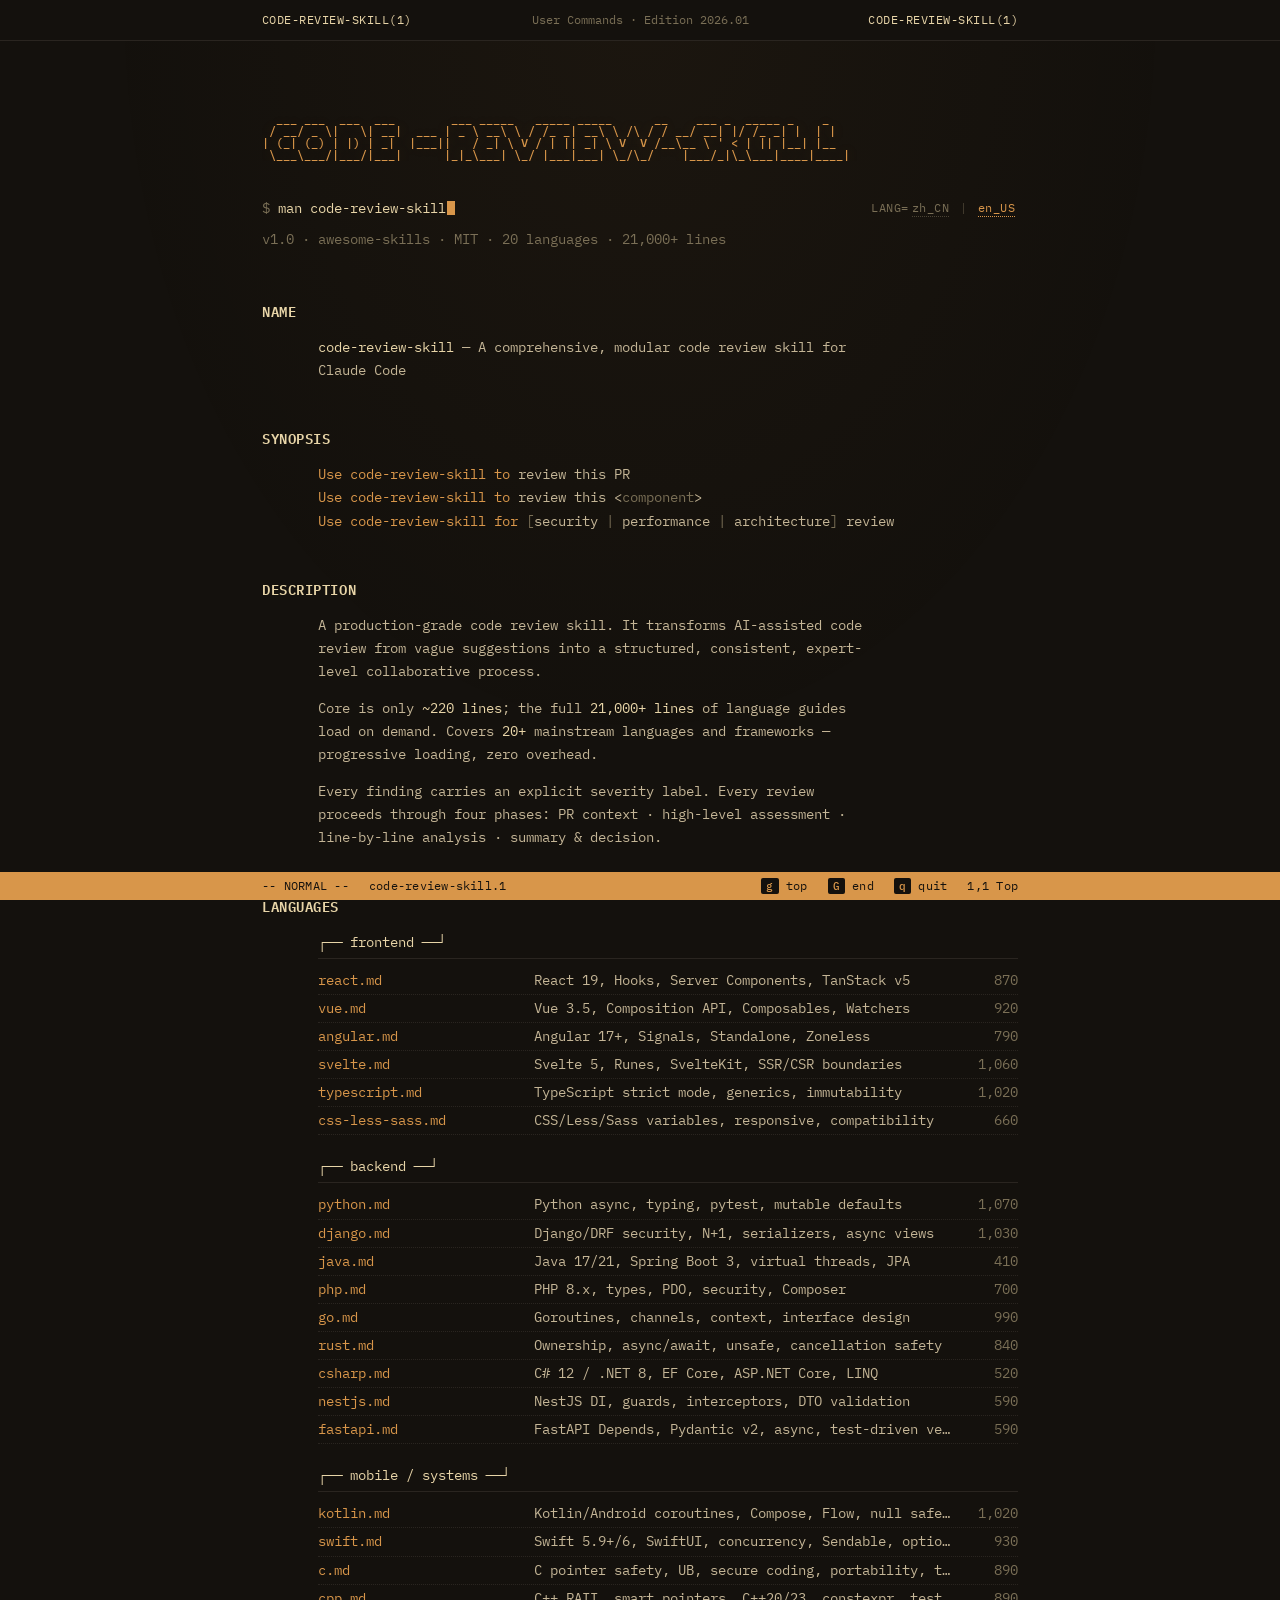
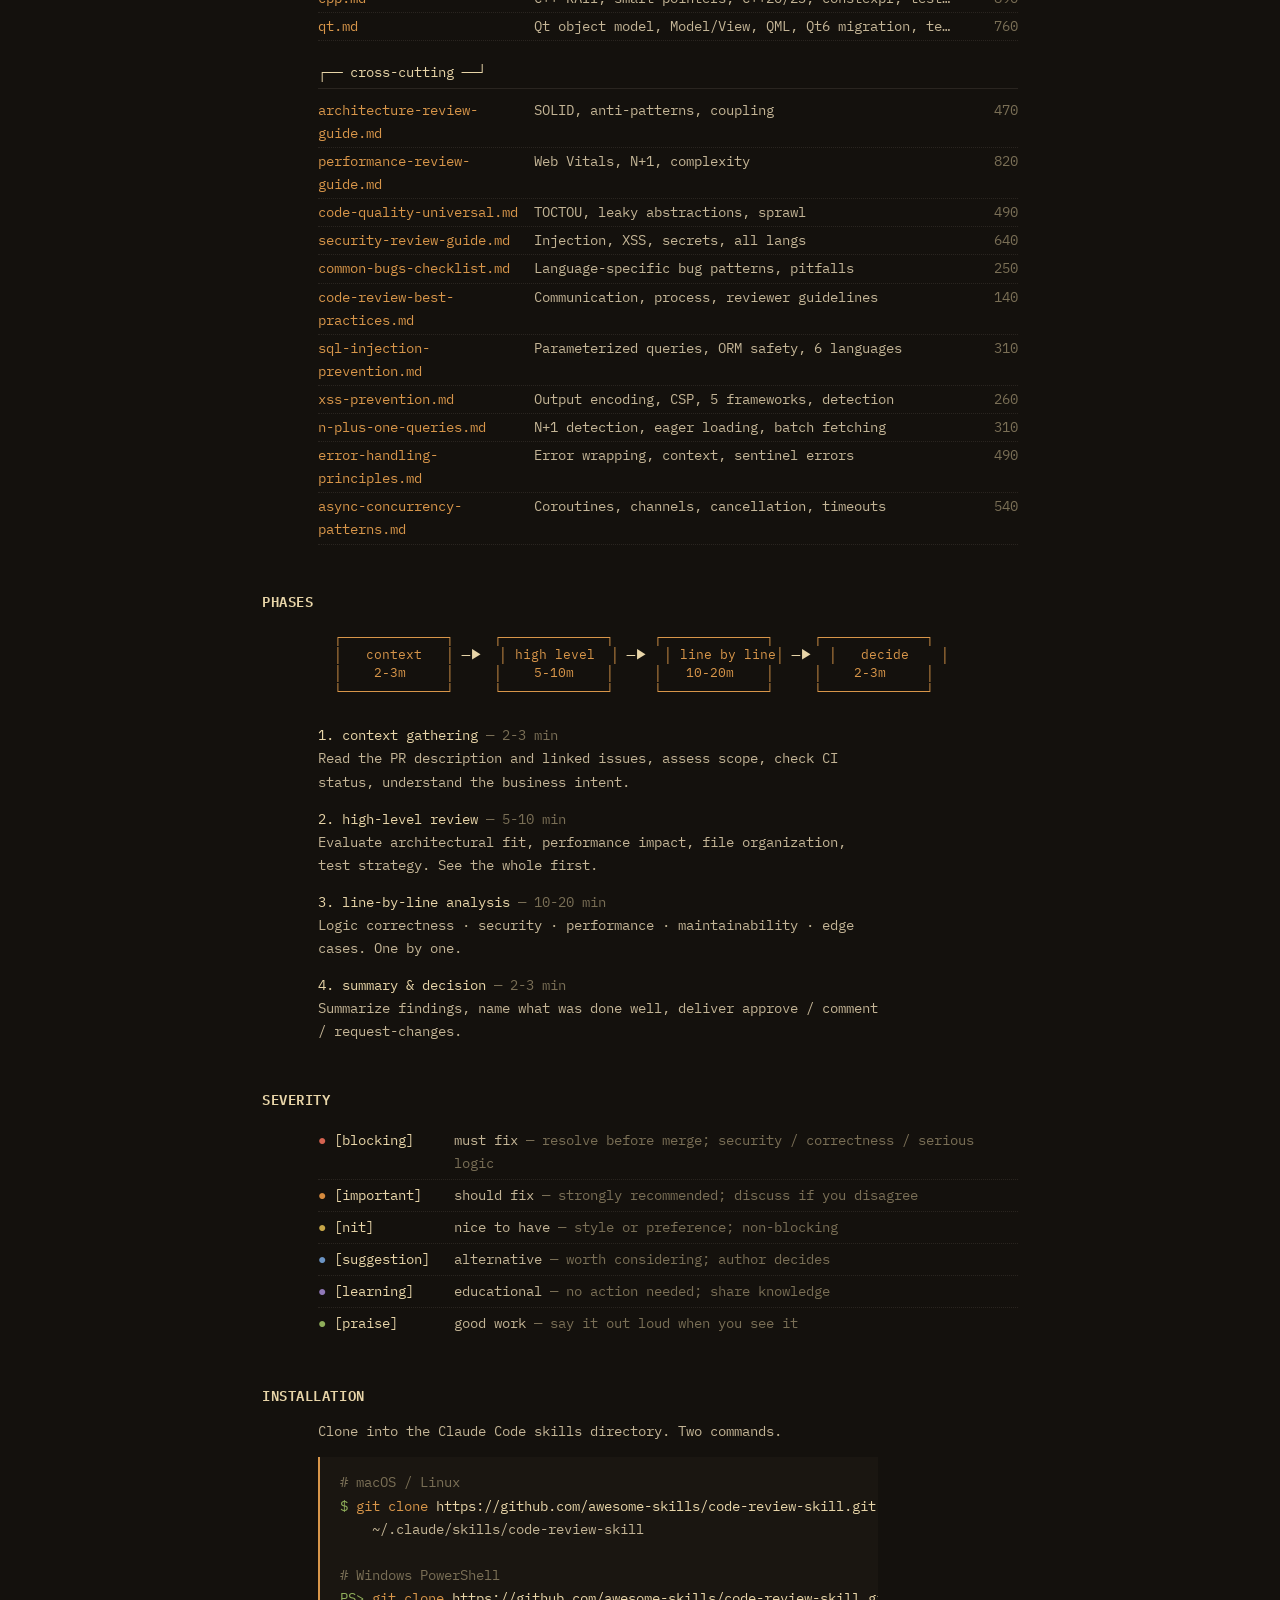
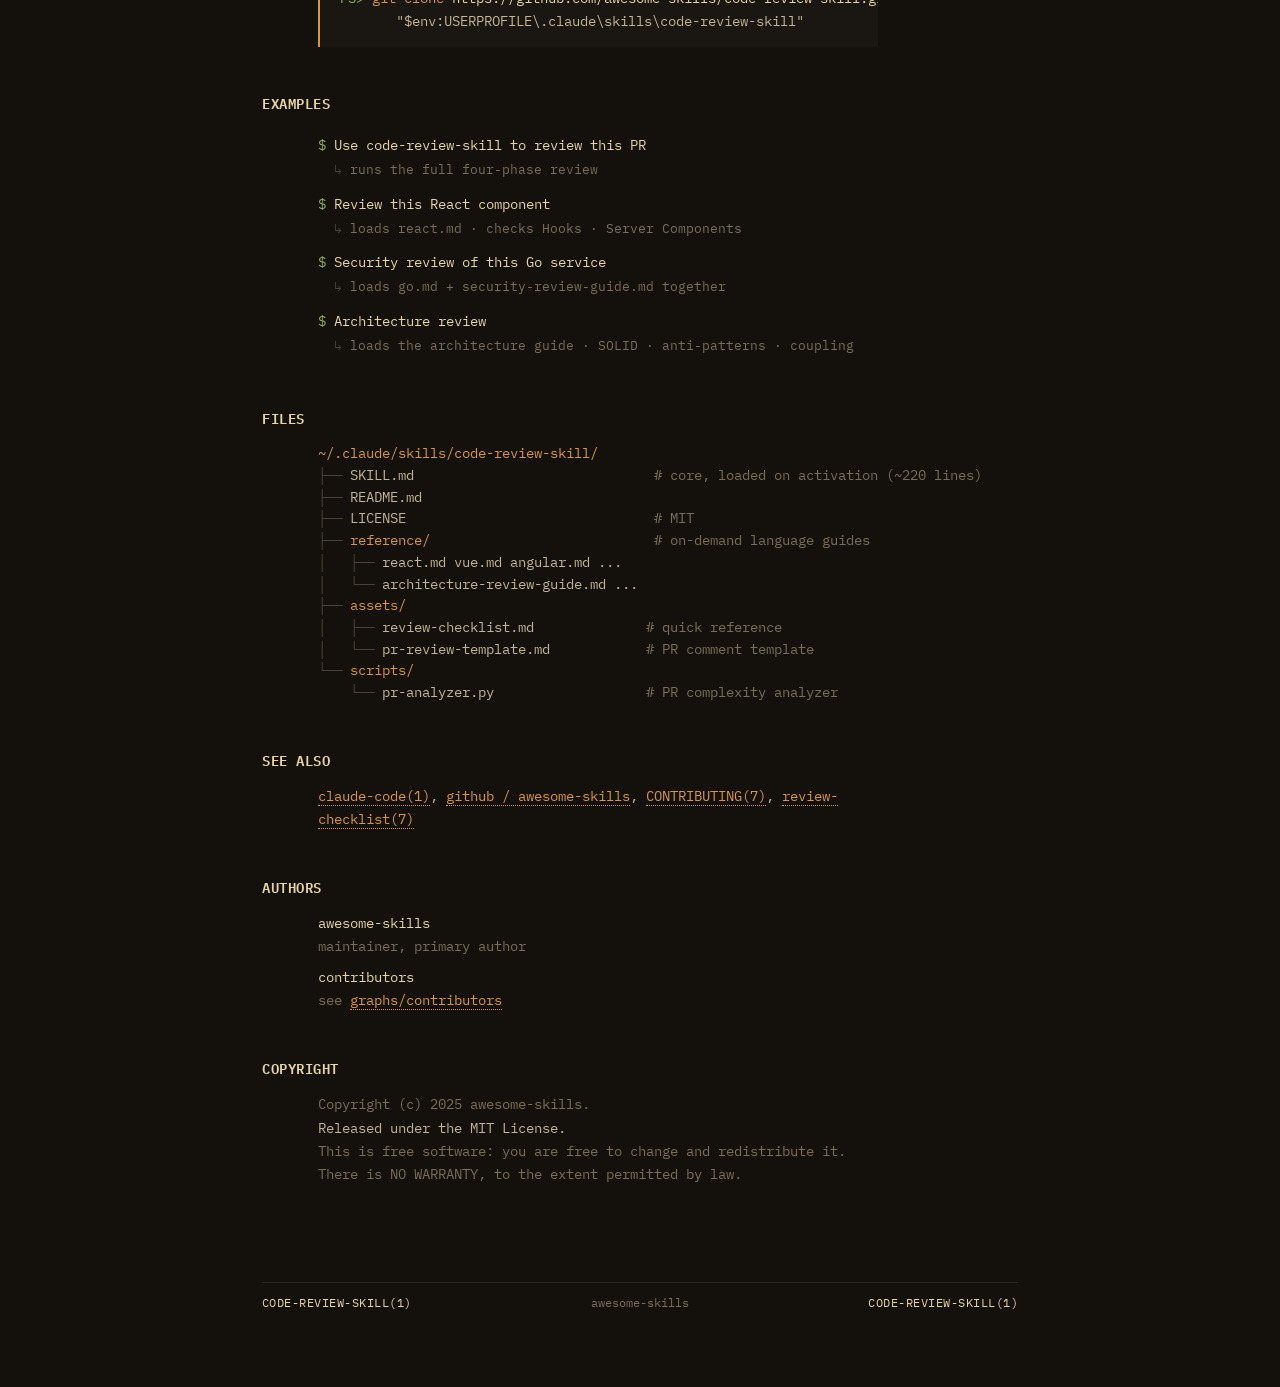
<file: .claude/skills/code-review/index.en.html>
<!DOCTYPE html>
<html lang="zh-CN">
<head>
  <meta charset="UTF-8">
  <meta name="viewport" content="width=device-width, initial-scale=1.0">
  <title>code-review-skill(1) — User Commands (en_US)</title>
  <link rel="preconnect" href="https://fonts.googleapis.com">
  <link rel="preconnect" href="https://fonts.gstatic.com" crossorigin>
  <link href="https://fonts.googleapis.com/css2?family=IBM+Plex+Mono:wght@400;500;600&display=swap" rel="stylesheet">
  <style>
    *, *::before, *::after { box-sizing: border-box; margin: 0; padding: 0; }

    :root {
      --bg:       #14110d;
      --bg-alt:   #1a1611;
      --fg:       #c4b596;
      --fg-bright:#e8d5a8;
      --fg-dim:   #7a6f56;
      --fg-faint: #4a4334;
      --amber:    #d8964a;
      --amber-2:  #e8a455;
      --red:      #d56350;
      --green:    #8fae5a;
      --blue:     #6b94c4;
      --rule:     #2a2520;
    }

    html { background: var(--bg); }

    body {
      font-family: 'IBM Plex Mono', ui-monospace, 'SF Mono', Menlo, monospace;
      font-size: 14px;
      line-height: 1.65;
      color: var(--fg);
      background: var(--bg);
      min-height: 100vh;
      padding: 0 0 4rem;
      -webkit-font-smoothing: antialiased;
    }

    /* faint scanline-free phosphor texture — very subtle */
    body::before {
      content: '';
      position: fixed;
      inset: 0;
      pointer-events: none;
      z-index: 0;
      background:
        radial-gradient(ellipse at 50% 0%, rgba(216,150,74,0.04) 0%, transparent 60%);
    }

    /* ─── HEADER / FOOTER BAND ─── */
    .band {
      position: sticky;
      top: 0;
      background: var(--bg);
      border-bottom: 1px solid var(--rule);
      z-index: 10;
      font-size: 12px;
    }

    .band-inner {
      max-width: 820px;
      margin: 0 auto;
      padding: 0.625rem 2rem;
      display: flex;
      align-items: center;
      justify-content: space-between;
      gap: 1rem;
      color: var(--fg-dim);
    }

    .band-l, .band-r {
      color: var(--fg-bright);
      letter-spacing: 0.04em;
      white-space: nowrap;
    }

    .band-c { color: var(--fg-dim); white-space: nowrap; overflow: hidden; text-overflow: ellipsis; }

    .band a {
      color: inherit;
      text-decoration: none;
      border-bottom: 1px dotted var(--fg-faint);
    }
    .band a:hover { color: var(--amber); border-bottom-color: var(--amber); }

    /* ─── PAGE ─── */
    main {
      max-width: 820px;
      margin: 0 auto;
      padding: 3rem 2rem 0;
      position: relative;
      z-index: 1;
    }

    pre, .pre {
      font-family: inherit;
      white-space: pre;
      color: inherit;
      background: none;
      margin: 0;
    }

    /* ─── SECTIONS ─── */
    h2.sec {
      color: var(--fg-bright);
      font-weight: 600;
      font-size: 14px;
      letter-spacing: 0.04em;
      margin: 2.75rem 0 0.875rem;
      padding: 0;
    }

    h2.sec::before { content: ''; }

    section.body {
      padding-left: 7ch;
      position: relative;
    }

    section.body p {
      margin-bottom: 0.875rem;
      max-width: 70ch;
    }
    section.body p:last-child { margin-bottom: 0; }

    .em { color: var(--fg-bright); }
    .dim { color: var(--fg-dim); }
    .faint { color: var(--fg-faint); }
    .amber { color: var(--amber); }
    .red { color: var(--red); }
    .green { color: var(--green); }
    .blue { color: var(--blue); }

    a.link {
      color: var(--amber);
      text-decoration: none;
      border-bottom: 1px dotted var(--amber);
    }
    a.link:hover {
      color: var(--bg);
      background: var(--amber);
      border-bottom-color: transparent;
    }

    /* ─── TITLE BLOCK ─── */
    .title-block {
      margin-bottom: 3rem;
    }

    .ascii-title {
      color: var(--amber);
      font-size: 12px;
      line-height: 1;
      margin: 1.5rem 0 2.25rem;
      white-space: pre;
      overflow-x: auto;
      font-weight: 500;
      letter-spacing: 0;
      text-shadow: 0 0 12px rgba(216,150,74,0.25);
    }

    .one-liner {
      color: var(--fg-bright);
      margin-bottom: 0.5rem;
      display: flex;
      align-items: center;
      justify-content: space-between;
      gap: 1rem;
      flex-wrap: wrap;
    }

    .lang-toggle {
      font-size: 12px;
      color: var(--fg-dim);
      letter-spacing: 0.04em;
    }
    .lang-toggle a {
      color: var(--fg-dim);
      text-decoration: none;
      border-bottom: 1px dotted var(--fg-faint);
      padding-bottom: 1px;
      margin: 0 0.25em;
    }
    .lang-toggle a.on {
      color: var(--amber);
      border-bottom-color: var(--amber);
    }
    .lang-toggle a:hover { color: var(--amber); border-bottom-color: var(--amber); }
    .lang-toggle .sep { color: var(--fg-faint); }

    .one-liner-sub {
      color: var(--fg-dim);
    }

    /* ─── TABLES ─── */
    .lang-row {
      display: grid;
      grid-template-columns: 26ch 1fr 7ch;
      gap: 1ch;
      padding: 0.125rem 0;
      align-items: baseline;
      transition: background 0.1s;
      border-bottom: 1px dotted var(--rule);
    }

    .lang-row:hover { background: var(--bg-alt); }

    .lang-row .file { color: var(--amber); }
    .lang-row .desc { color: var(--fg); white-space: nowrap; overflow: hidden; text-overflow: ellipsis; }
    .lang-row .desc .topics { color: var(--fg-dim); }
    .lang-row .lines { text-align: right; color: var(--fg-dim); font-variant-numeric: tabular-nums; }

    .dotleader {
      color: var(--fg-faint);
      display: none;
    }

    .cat-head {
      color: var(--fg-bright);
      margin: 1.25rem 0 0.5rem;
      padding-bottom: 0.25rem;
      border-bottom: 1px solid var(--rule);
    }
    .cat-head:first-child { margin-top: 0; }

    /* ─── PHASE DIAGRAM ─── */
    .phase-flow {
      margin: 1rem 0 1.5rem;
      color: var(--fg-dim);
      line-height: 1.4;
      font-size: 13px;
      overflow-x: auto;
    }
    .phase-flow .box { color: var(--amber); }
    .phase-flow .arrow { color: var(--fg-bright); }

    .phase-list dt {
      color: var(--fg-bright);
      margin-top: 0.875rem;
    }
    .phase-list dt:first-child { margin-top: 0; }
    .phase-list dd {
      color: var(--fg);
      max-width: 70ch;
      margin-bottom: 0.125rem;
    }
    .phase-list dd.t {
      color: var(--fg-dim);
      font-size: 13px;
    }

    /* ─── SEVERITY LIST ─── */
    .sev-list {
      list-style: none;
    }
    .sev-list li {
      display: grid;
      grid-template-columns: 16ch 1fr;
      gap: 1ch;
      padding: 0.25rem 0;
      border-bottom: 1px dotted var(--rule);
      align-items: baseline;
    }
    .sev-list li:last-child { border-bottom: none; }
    .sev-list li .label { color: var(--fg-bright); }
    .sev-list li .desc { color: var(--fg); }
    .sev-list li .desc .aside { color: var(--fg-dim); }

    /* ─── CODE BLOCKS ─── */
    .codeblock {
      background: var(--bg-alt);
      border-left: 2px solid var(--amber);
      padding: 0.875rem 1.25rem;
      margin: 0.875rem 0;
      color: var(--fg);
      overflow-x: auto;
      max-width: 70ch;
    }

    .codeblock .prompt { color: var(--green); }
    .codeblock .cmt { color: var(--fg-dim); }
    .codeblock .cmd { color: var(--amber); }
    .codeblock .arg { color: var(--fg-bright); }

    .examples {
      list-style: none;
      max-width: 70ch;
    }
    .examples li {
      padding: 0.375rem 0;
      color: var(--fg);
    }
    .examples li::before {
      content: '$ ';
      color: var(--green);
    }
    .examples li .q { color: var(--fg-bright); }
    .examples li .note {
      display: block;
      margin-top: 0.125rem;
      padding-left: 2ch;
      color: var(--fg-dim);
      font-size: 13px;
    }
    .examples li .note::before { content: '↳ '; color: var(--fg-faint); }

    /* ─── FILES TREE ─── */
    .tree {
      color: var(--fg);
      line-height: 1.55;
    }
    .tree .dir { color: var(--amber); }
    .tree .file { color: var(--fg); }
    .tree .cmt { color: var(--fg-dim); }
    .tree .branch { color: var(--fg-faint); }

    /* ─── STATUS BAR / VIM-LIKE ─── */
    .statusbar {
      position: fixed;
      bottom: 0;
      left: 0;
      right: 0;
      background: var(--amber);
      color: var(--bg);
      font-size: 12px;
      letter-spacing: 0.02em;
      z-index: 20;
    }

    .statusbar-inner {
      max-width: 820px;
      margin: 0 auto;
      padding: 0.25rem 2rem;
      display: flex;
      justify-content: space-between;
      gap: 1rem;
      white-space: nowrap;
      overflow: hidden;
    }

    .statusbar-l, .statusbar-r { display: flex; gap: 1.25rem; align-items: center; }
    .statusbar-l > span:last-child {
      overflow: hidden;
      text-overflow: ellipsis;
      max-width: 22ch;
    }
    .statusbar kbd {
      background: var(--bg);
      color: var(--amber);
      padding: 1px 5px;
      border-radius: 2px;
      font-family: inherit;
      font-size: 11px;
      font-weight: 500;
    }

    /* ─── CURSOR ─── */
    .cursor {
      display: inline-block;
      width: 0.55em;
      height: 1em;
      background: var(--amber);
      vertical-align: -2px;
      animation: blink 1.1s steps(1) infinite;
      margin-left: 1px;
    }
    @keyframes blink { 50% { opacity: 0; } }

    /* ─── SEPARATOR ─── */
    .hr {
      color: var(--rule);
      margin: 2rem 0 0;
      max-width: 70ch;
      padding-left: 7ch;
      user-select: none;
    }

    /* ─── BIB ─── */
    .bib {
      max-width: 70ch;
    }
    .bib dt {
      color: var(--fg-bright);
      margin-top: 0.5rem;
    }
    .bib dt:first-child { margin-top: 0; }
    .bib dd { color: var(--fg-dim); }

    /* ─── RESPONSIVE ─── */
    @media (max-width: 720px) {
      body { font-size: 13px; }
      main { padding: 2rem 1rem 0; }
      .band-inner, .statusbar-inner { padding: 0.5rem 1rem; font-size: 11px; }
      section.body { padding-left: 4ch; }
      .lang-row { grid-template-columns: 1fr 6ch; gap: 0.5ch; }
      .lang-row .desc { display: none; }
      .ascii-title { font-size: 9px; }
      .sev-list li { grid-template-columns: 14ch 1fr; }
      .phase-flow { font-size: 10px; }
      .band-c { display: none; }
    }
  </style>
</head>
<body>

<!-- ═══ TOP BAND (man page header line) ═══ -->
<div class="band">
  <div class="band-inner">
    <span class="band-l">CODE-REVIEW-SKILL(1)</span>
    <span class="band-c">User Commands &middot; Edition 2026.01</span>
    <span class="band-r">CODE-REVIEW-SKILL(1)</span>
  </div>
</div>

<main>

  <!-- ═══ TITLE BLOCK ═══ -->
  <div class="title-block">
<pre class="ascii-title">  ___ ___  ___  ___        ___ _____   _____ _____      __    ___ _  _____ _    _    
 / __/ _ \|   \| __|  ___ | _ \ __\ \ / /_ _| __\ \ /\ / / __/ __| |/ /_ _| |  | |   
| (_| (_) | |) | _|  |___||   / _| \ V / | || _| \ V  V /__\__ \ ' &lt; | || |__| |__ 
 \___\___/|___/|___|      |_|_\___| \_/ |___|___| \_/\_/    |___/_|\_\___|____|____|</pre>

    <div class="one-liner">
      <span>
        <span class="dim">$&nbsp;</span><span class="em">man code-review-skill</span><span class="cursor"></span>
      </span>
      <span class="lang-toggle">
        <span class="dim">LANG=</span><a href="index.html">zh_CN</a><span class="sep">&nbsp;|&nbsp;</span><a href="index.en.html" class="on">en_US</a>
      </span>
    </div>
    <div class="one-liner-sub">
      v1.0 &middot; awesome-skills &middot; MIT &middot; 20 languages &middot; 21,000+ lines
    </div>
  </div>

  <!-- ═══ NAME ═══ -->
  <h2 class="sec">NAME</h2>
  <section class="body">
    <p>
      <span class="em">code-review-skill</span> &mdash; A comprehensive, modular code review skill for Claude Code
    </p>
  </section>

  <!-- ═══ SYNOPSIS ═══ -->
  <h2 class="sec">SYNOPSIS</h2>
  <section class="body">
    <pre class="pre">
<span class="amber">Use code-review-skill to</span> review this PR
<span class="amber">Use code-review-skill to</span> review this &lt;<span class="dim">component</span>&gt;
<span class="amber">Use code-review-skill for</span> <span class="dim">[</span>security <span class="dim">|</span> performance <span class="dim">|</span> architecture<span class="dim">]</span> review</pre>
  </section>

  <!-- ═══ DESCRIPTION ═══ -->
  <h2 class="sec">DESCRIPTION</h2>
  <section class="body">
    <p>A production-grade code review skill. It transforms AI-assisted code review from vague suggestions into a structured, consistent, expert-level collaborative process.</p>
    <p>Core is only <span class="em">~220 lines</span>; the full <span class="em">21,000+ lines</span> of language guides load on demand. Covers <span class="em">20+</span> mainstream languages and frameworks &mdash; progressive loading, zero overhead.</p>
    <p>Every finding carries an explicit severity label. Every review proceeds through four phases: PR context &middot; high-level assessment &middot; line-by-line analysis &middot; summary &amp; decision.</p>
  </section>

  <!-- ═══ LANGUAGES ═══ -->
  <h2 class="sec">LANGUAGES</h2>
  <section class="body">

    <div class="cat-head">┌── frontend ──┘</div>
    <div class="lang-row"><span class="file">react.md</span><span class="desc">React 19, Hooks, Server Components, TanStack v5 <span class="dotleader">.................</span></span><span class="lines">870</span></div>
    <div class="lang-row"><span class="file">vue.md</span><span class="desc">Vue 3.5, Composition API, Composables, Watchers <span class="dotleader">.................</span></span><span class="lines">920</span></div>
    <div class="lang-row"><span class="file">angular.md</span><span class="desc">Angular 17+, Signals, Standalone, Zoneless <span class="dotleader">..........................</span></span><span class="lines">790</span></div>
    <div class="lang-row"><span class="file">svelte.md</span><span class="desc">Svelte 5, Runes, SvelteKit, SSR/CSR boundaries <span class="dotleader">..................</span></span><span class="lines">1,060</span></div>
    <div class="lang-row"><span class="file">typescript.md</span><span class="desc">TypeScript strict mode, generics, immutability <span class="dotleader">..................</span></span><span class="lines">1,020</span></div>
    <div class="lang-row"><span class="file">css-less-sass.md</span><span class="desc">CSS/Less/Sass variables, responsive, compatibility <span class="dotleader">..............</span></span><span class="lines">660</span></div>

    <div class="cat-head">┌── backend ──┘</div>
    <div class="lang-row"><span class="file">python.md</span><span class="desc">Python async, typing, pytest, mutable defaults <span class="dotleader">.................</span></span><span class="lines">1,070</span></div>
    <div class="lang-row"><span class="file">django.md</span><span class="desc">Django/DRF security, N+1, serializers, async views <span class="dotleader">..............</span></span><span class="lines">1,030</span></div>
    <div class="lang-row"><span class="file">java.md</span><span class="desc">Java 17/21, Spring Boot 3, virtual threads, JPA <span class="dotleader">................</span></span><span class="lines">410</span></div>
    <div class="lang-row"><span class="file">php.md</span><span class="desc">PHP 8.x, types, PDO, security, Composer <span class="dotleader">...........................</span></span><span class="lines">700</span></div>
    <div class="lang-row"><span class="file">go.md</span><span class="desc">Goroutines, channels, context, interface design <span class="dotleader">.................</span></span><span class="lines">990</span></div>
    <div class="lang-row"><span class="file">rust.md</span><span class="desc">Ownership, async/await, unsafe, cancellation safety <span class="dotleader">.............</span></span><span class="lines">840</span></div>
    <div class="lang-row"><span class="file">csharp.md</span><span class="desc">C# 12 / .NET 8, EF Core, ASP.NET Core, LINQ <span class="dotleader">.....................</span></span><span class="lines">520</span></div>
    <div class="lang-row"><span class="file">nestjs.md</span><span class="desc">NestJS DI, guards, interceptors, DTO validation <span class="dotleader">.................</span></span><span class="lines">590</span></div>
    <div class="lang-row"><span class="file">fastapi.md</span><span class="desc">FastAPI Depends, Pydantic v2, async, test-driven verification <span class="dotleader">........</span></span><span class="lines">590</span></div>

    <div class="cat-head">┌── mobile / systems ──┘</div>
    <div class="lang-row"><span class="file">kotlin.md</span><span class="desc">Kotlin/Android coroutines, Compose, Flow, null safety <span class="dotleader">...........</span></span><span class="lines">1,020</span></div>
    <div class="lang-row"><span class="file">swift.md</span><span class="desc">Swift 5.9+/6, SwiftUI, concurrency, Sendable, optionals <span class="dotleader">..........</span></span><span class="lines">930</span></div>
    <div class="lang-row"><span class="file">c.md</span><span class="desc">C pointer safety, UB, secure coding, portability, testing <span class="dotleader">.....</span></span><span class="lines">890</span></div>
    <div class="lang-row"><span class="file">cpp.md</span><span class="desc">C++ RAII, smart pointers, C++20/23, constexpr, testing <span class="dotleader">........</span></span><span class="lines">890</span></div>
    <div class="lang-row"><span class="file">qt.md</span><span class="desc">Qt object model, Model/View, QML, Qt6 migration, testing <span class="dotleader">.......</span></span><span class="lines">760</span></div>

    <div class="cat-head">┌── cross-cutting ──┘</div>
    <div class="lang-row"><span class="file">architecture-review-guide.md</span><span class="desc">SOLID, anti-patterns, coupling <span class="dotleader">...</span></span><span class="lines">470</span></div>
    <div class="lang-row"><span class="file">performance-review-guide.md</span><span class="desc">Web Vitals, N+1, complexity <span class="dotleader">.......</span></span><span class="lines">820</span></div>
    <div class="lang-row"><span class="file">code-quality-universal.md</span><span class="desc">TOCTOU, leaky abstractions, sprawl <span class="dotleader">....</span></span><span class="lines">490</span></div>
    <div class="lang-row"><span class="file">security-review-guide.md</span><span class="desc">Injection, XSS, secrets, all langs <span class="dotleader">.....</span></span><span class="lines">640</span></div>
    <div class="lang-row"><span class="file">common-bugs-checklist.md</span><span class="desc">Language-specific bug patterns, pitfalls <span class="dotleader">.........</span></span><span class="lines">250</span></div>
    <div class="lang-row"><span class="file">code-review-best-practices.md</span><span class="desc">Communication, process, reviewer guidelines <span class="dotleader">.......</span></span><span class="lines">140</span></div>
    <div class="lang-row"><span class="file">sql-injection-prevention.md</span><span class="desc">Parameterized queries, ORM safety, 6 languages <span class="dotleader">......</span></span><span class="lines">310</span></div>
    <div class="lang-row"><span class="file">xss-prevention.md</span><span class="desc">Output encoding, CSP, 5 frameworks, detection <span class="dotleader">.........</span></span><span class="lines">260</span></div>
    <div class="lang-row"><span class="file">n-plus-one-queries.md</span><span class="desc">N+1 detection, eager loading, batch fetching <span class="dotleader">...........</span></span><span class="lines">310</span></div>
    <div class="lang-row"><span class="file">error-handling-principles.md</span><span class="desc">Error wrapping, context, sentinel errors <span class="dotleader">..............</span></span><span class="lines">490</span></div>
    <div class="lang-row"><span class="file">async-concurrency-patterns.md</span><span class="desc">Coroutines, channels, cancellation, timeouts <span class="dotleader">..........</span></span><span class="lines">540</span></div>
  </section>

  <!-- ═══ PHASES ═══ -->
  <h2 class="sec">PHASES</h2>
  <section class="body">

<pre class="phase-flow">  <span class="box">┌─────────────┐     ┌─────────────┐     ┌─────────────┐     ┌─────────────┐</span>
  <span class="box">│   context   │</span> <span class="arrow">─▶</span>  <span class="box">│ high level  │</span> <span class="arrow">─▶</span>  <span class="box">│ line by line│</span> <span class="arrow">─▶</span>  <span class="box">│   decide    │</span>
  <span class="box">│    2-3m     │</span>     <span class="box">│    5-10m    │</span>     <span class="box">│   10-20m    │</span>     <span class="box">│    2-3m     │</span>
  <span class="box">└─────────────┘     └─────────────┘     └─────────────┘     └─────────────┘</span></pre>

    <dl class="phase-list" style="margin-top:1.5rem;">
      <dt>1. context gathering <span class="dim">— 2-3 min</span></dt>
      <dd>Read the PR description and linked issues, assess scope, check CI status, understand the business intent.</dd>
      <dt>2. high-level review <span class="dim">— 5-10 min</span></dt>
      <dd>Evaluate architectural fit, performance impact, file organization, test strategy. See the whole first.</dd>
      <dt>3. line-by-line analysis <span class="dim">— 10-20 min</span></dt>
      <dd>Logic correctness &middot; security &middot; performance &middot; maintainability &middot; edge cases. One by one.</dd>
      <dt>4. summary &amp; decision <span class="dim">— 2-3 min</span></dt>
      <dd>Summarize findings, name what was done well, deliver approve / comment / request-changes.</dd>
    </dl>
  </section>

  <!-- ═══ SEVERITY ═══ -->
  <h2 class="sec">SEVERITY</h2>
  <section class="body">
    <ul class="sev-list">
      <li>
        <span class="label"><span class="red">●</span>&nbsp;[blocking]</span>
        <span class="desc">must fix <span class="aside">— resolve before merge; security / correctness / serious logic</span></span>
      </li>
      <li>
        <span class="label"><span style="color:#d68a3d;">●</span>&nbsp;[important]</span>
        <span class="desc">should fix <span class="aside">— strongly recommended; discuss if you disagree</span></span>
      </li>
      <li>
        <span class="label"><span style="color:#c7a648;">●</span>&nbsp;[nit]</span>
        <span class="desc">nice to have <span class="aside">— style or preference; non-blocking</span></span>
      </li>
      <li>
        <span class="label"><span class="blue">●</span>&nbsp;[suggestion]</span>
        <span class="desc">alternative <span class="aside">— worth considering; author decides</span></span>
      </li>
      <li>
        <span class="label"><span style="color:#9078b8;">●</span>&nbsp;[learning]</span>
        <span class="desc">educational <span class="aside">— no action needed; share knowledge</span></span>
      </li>
      <li>
        <span class="label"><span class="green">●</span>&nbsp;[praise]</span>
        <span class="desc">good work <span class="aside">— say it out loud when you see it</span></span>
      </li>
    </ul>
  </section>

  <!-- ═══ INSTALLATION ═══ -->
  <h2 class="sec">INSTALLATION</h2>
  <section class="body">

    <p>Clone into the Claude Code skills directory. Two commands.</p>

<pre class="codeblock"><span class="cmt"># macOS / Linux</span>
<span class="prompt">$</span> <span class="cmd">git clone</span> <span class="arg">https://github.com/awesome-skills/code-review-skill.git</span> \
    ~/.claude/skills/code-review-skill

<span class="cmt"># Windows PowerShell</span>
<span class="prompt">PS&gt;</span> <span class="cmd">git clone</span> <span class="arg">https://github.com/awesome-skills/code-review-skill.git</span> `
       "$env:USERPROFILE\.claude\skills\code-review-skill"</pre>
  </section>

  <!-- ═══ EXAMPLES ═══ -->
  <h2 class="sec">EXAMPLES</h2>
  <section class="body">
    <ul class="examples">
      <li>
        <span class="q">Use code-review-skill to review this PR</span>
        <span class="note">runs the full four-phase review</span>
      </li>
      <li>
        <span class="q">Review this React component</span>
        <span class="note">loads react.md &middot; checks Hooks &middot; Server Components</span>
      </li>
      <li>
        <span class="q">Security review of this Go service</span>
        <span class="note">loads go.md + security-review-guide.md together</span>
      </li>
      <li>
        <span class="q">Architecture review</span>
        <span class="note">loads the architecture guide &middot; SOLID &middot; anti-patterns &middot; coupling</span>
      </li>
    </ul>
  </section>

  <!-- ═══ FILES ═══ -->
  <h2 class="sec">FILES</h2>
  <section class="body">
<pre class="tree">
<span class="dir">~/.claude/skills/code-review-skill/</span>
<span class="branch">├──</span> <span class="file">SKILL.md</span>                              <span class="cmt"># core, loaded on activation (~220 lines)</span>
<span class="branch">├──</span> <span class="file">README.md</span>
<span class="branch">├──</span> <span class="file">LICENSE</span>                               <span class="cmt"># MIT</span>
<span class="branch">├──</span> <span class="dir">reference/</span>                            <span class="cmt"># on-demand language guides</span>
<span class="branch">│   ├──</span> <span class="file">react.md</span> <span class="file">vue.md</span> <span class="file">angular.md</span> ...
<span class="branch">│   └──</span> <span class="file">architecture-review-guide.md</span> ...
<span class="branch">├──</span> <span class="dir">assets/</span>
<span class="branch">│   ├──</span> <span class="file">review-checklist.md</span>              <span class="cmt"># quick reference</span>
<span class="branch">│   └──</span> <span class="file">pr-review-template.md</span>            <span class="cmt"># PR comment template</span>
<span class="branch">└──</span> <span class="dir">scripts/</span>
    <span class="branch">└──</span> <span class="file">pr-analyzer.py</span>                   <span class="cmt"># PR complexity analyzer</span></pre>
  </section>

  <!-- ═══ SEE ALSO ═══ -->
  <h2 class="sec">SEE ALSO</h2>
  <section class="body">
    <p>
      <a class="link" href="https://claude.ai/code" target="_blank">claude-code(1)</a>,
      <a class="link" href="https://github.com/awesome-skills/code-review-skill" target="_blank">github / awesome-skills</a>,
      <a class="link" href="https://github.com/awesome-skills/code-review-skill/blob/main/CONTRIBUTING.md" target="_blank">CONTRIBUTING(7)</a>,
      <a class="link" href="https://github.com/awesome-skills/code-review-skill/blob/main/assets/review-checklist.md" target="_blank">review-checklist(7)</a>
    </p>
  </section>

  <!-- ═══ AUTHORS ═══ -->
  <h2 class="sec">AUTHORS</h2>
  <section class="body">
    <dl class="bib">
      <dt>awesome-skills</dt>
      <dd>maintainer, primary author</dd>
      <dt>contributors</dt>
      <dd>see <a class="link" href="https://github.com/awesome-skills/code-review-skill/graphs/contributors" target="_blank">graphs/contributors</a></dd>
    </dl>
  </section>

  <!-- ═══ COPYRIGHT ═══ -->
  <h2 class="sec">COPYRIGHT</h2>
  <section class="body">
    <p>
      <span class="dim">Copyright (c) 2025 awesome-skills.</span><br>
      Released under the MIT License.<br>
      <span class="dim">This is free software: you are free to change and redistribute it.</span><br>
      <span class="dim">There is NO WARRANTY, to the extent permitted by law.</span>
    </p>
  </section>

  <div style="height: 4rem;"></div>

  <!-- ═══ END-OF-PAGE BAND ═══ -->
  <div style="border-top:1px solid var(--rule); margin-top:2rem; padding:0.625rem 0;">
    <div style="display:flex; justify-content:space-between; color:var(--fg-dim); font-size:12px; white-space:nowrap; gap:1rem;">
      <span class="band-l" style="color:var(--fg-bright);">CODE-REVIEW-SKILL(1)</span>
      <span style="color:var(--fg-dim);">awesome-skills</span>
      <span class="band-r" style="color:var(--fg-bright);">CODE-REVIEW-SKILL(1)</span>
    </div>
  </div>

</main>

<!-- ═══ VIM-LIKE STATUS BAR ═══ -->
<div class="statusbar">
  <div class="statusbar-inner">
    <div class="statusbar-l">
      <span>-- NORMAL --</span>
      <span>code-review-skill.1</span>
    </div>
    <div class="statusbar-r">
      <span><kbd>g</kbd> top</span>
      <span><kbd>G</kbd> end</span>
      <span><kbd>q</kbd> quit</span>
      <span id="pos">1,1</span>
    </div>
  </div>
</div>

<script>
  // Vim-like keyboard nav for the man-page vibe
  document.addEventListener('keydown', (e) => {
    if (e.metaKey || e.ctrlKey || e.altKey) return;
    if (e.target.tagName === 'INPUT' || e.target.tagName === 'TEXTAREA') return;

    if (e.key === 'g') {
      window.scrollTo({ top: 0, behavior: 'smooth' });
    } else if (e.key === 'G') {
      window.scrollTo({ top: document.body.scrollHeight, behavior: 'smooth' });
    } else if (e.key === 'j') {
      window.scrollBy({ top: 60, behavior: 'smooth' });
    } else if (e.key === 'k') {
      window.scrollBy({ top: -60, behavior: 'smooth' });
    } else if (e.key === 'q') {
      const ok = confirm('Quit man page?');
      if (ok) window.close();
    }
  });

  // Update line/col-like indicator from scroll position
  const posEl = document.getElementById('pos');
  function updatePos() {
    const pct = Math.round((window.scrollY / (document.body.scrollHeight - window.innerHeight)) * 100) || 0;
    const line = Math.max(1, Math.round((window.scrollY / 20)));
    posEl.textContent = line + ',1  ' + (pct >= 99 ? 'Bot' : pct <= 1 ? 'Top' : pct + '%');
  }
  updatePos();
  window.addEventListener('scroll', updatePos, { passive: true });
</script>

</body>
</html>
</file>
